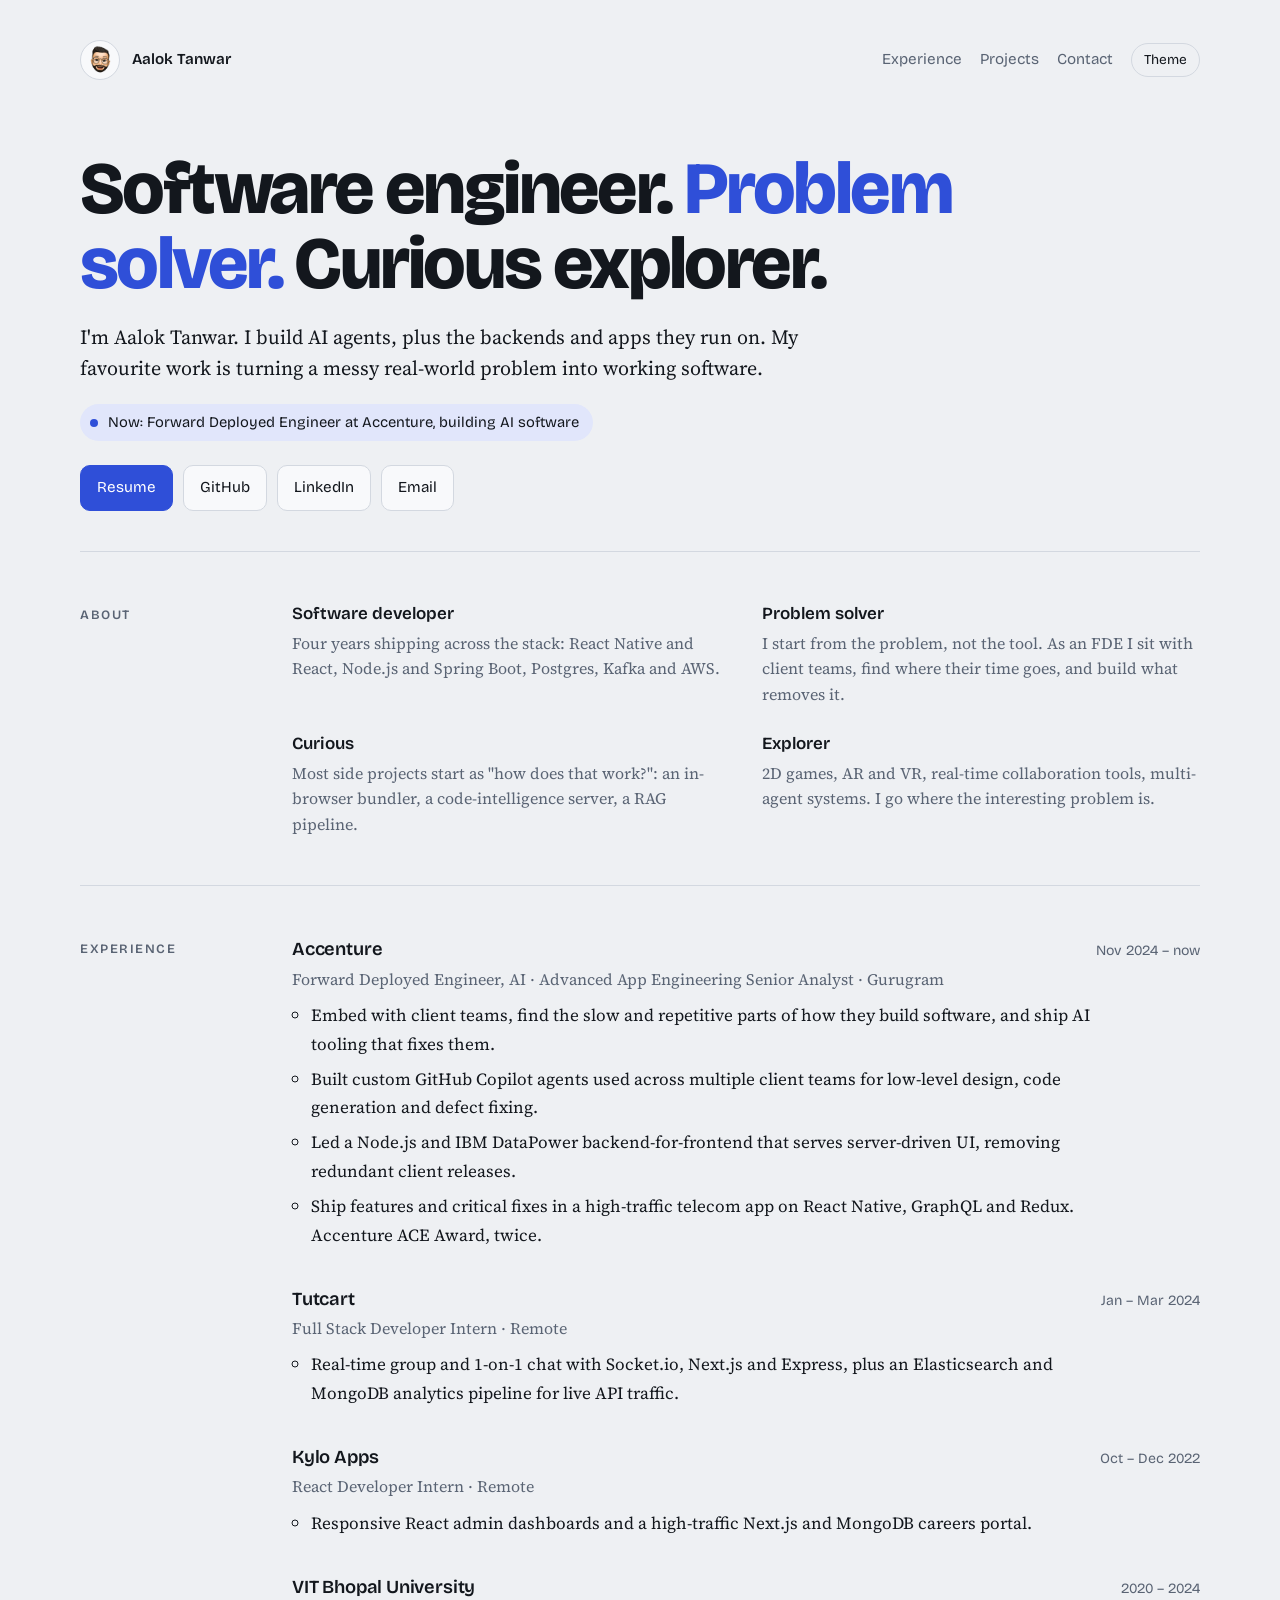
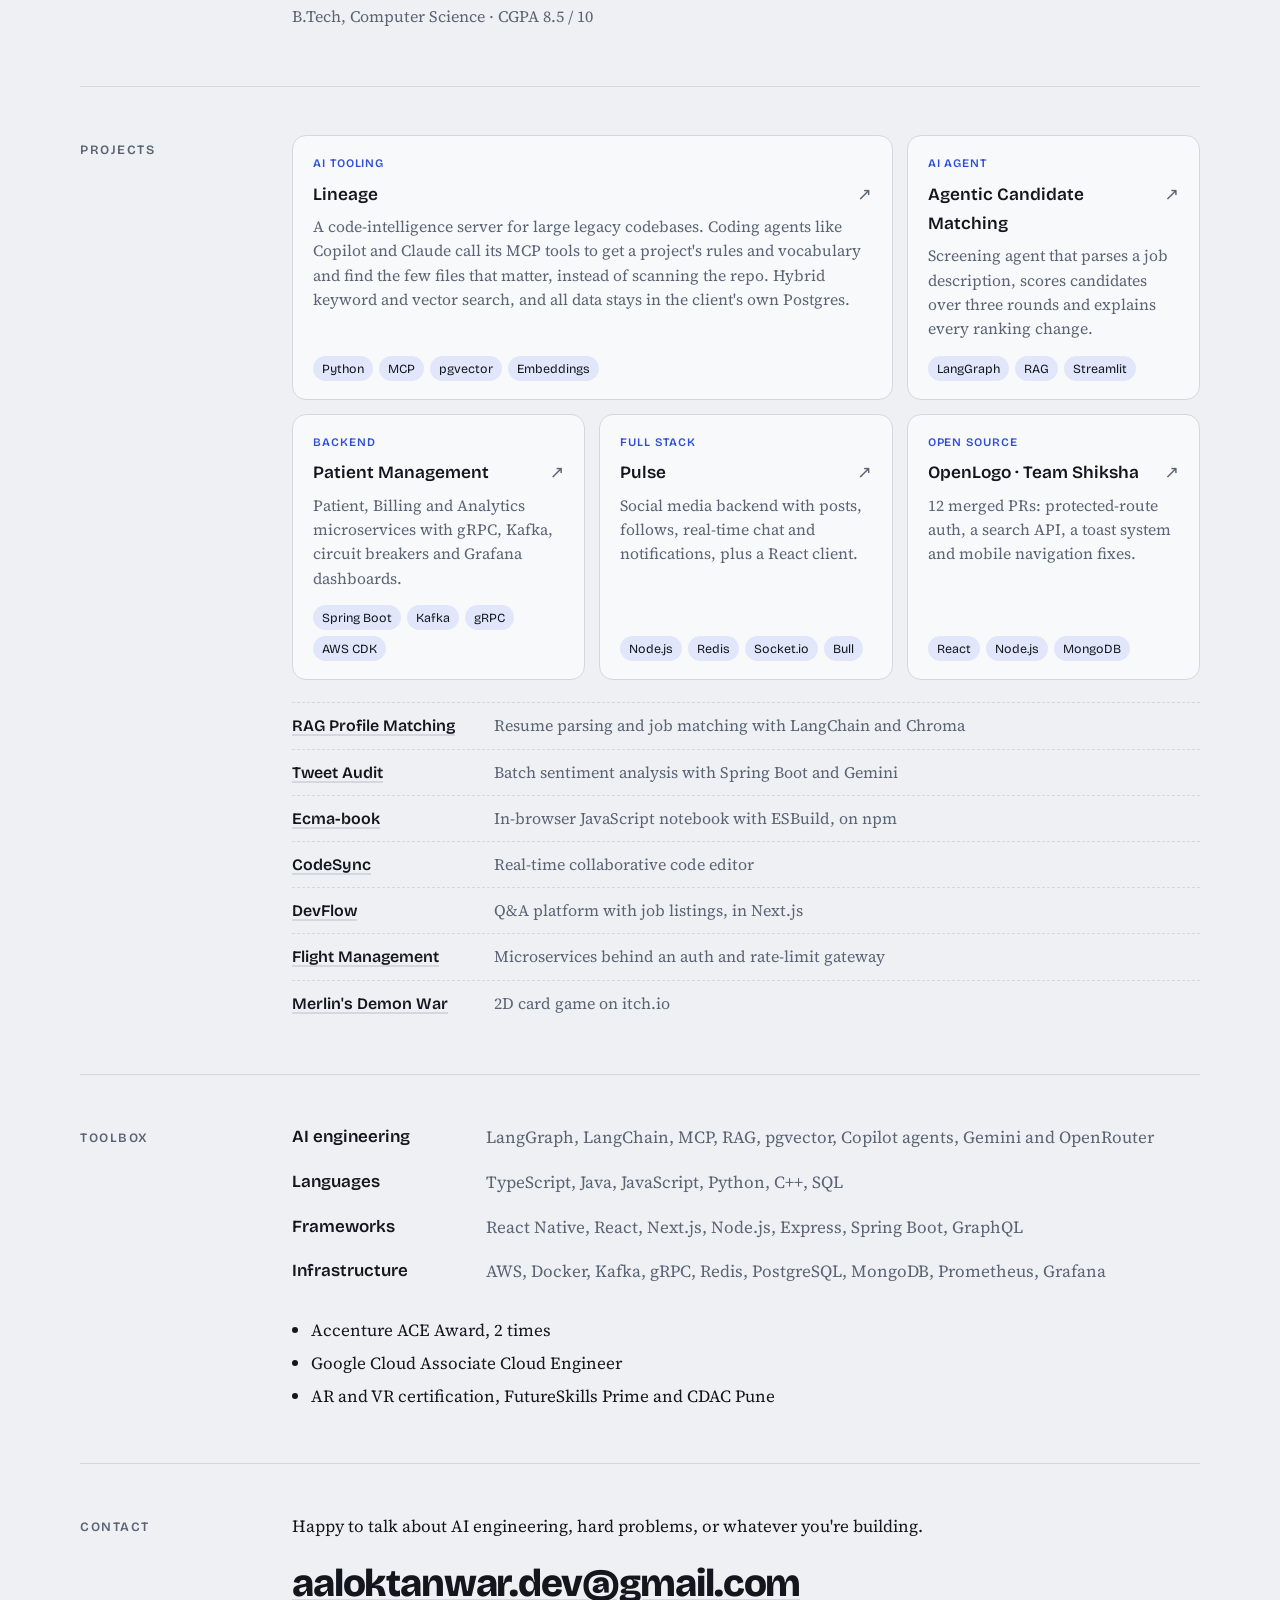
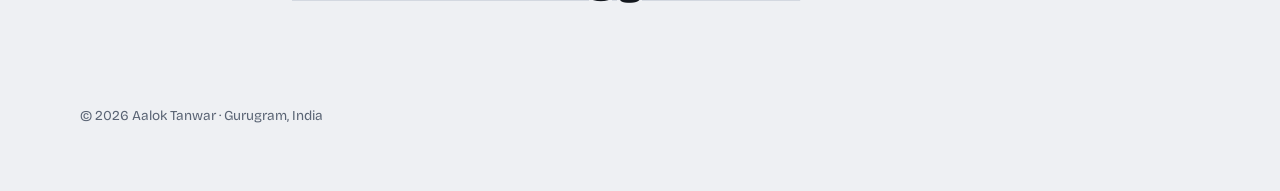
<file: index.html>
<!doctype html>
<html lang="en">
<head>
<meta charset="utf-8">
<meta name="viewport" content="width=device-width, initial-scale=1">
<title>Aalok Tanwar | Software Engineer – AI, Backend and Mobile</title>
<meta name="description" content="Aalok Tanwar is a software engineer and Forward Deployed Engineer at Accenture in Gurugram, building AI agents, developer tooling, backends and mobile apps.">
<meta name="author" content="Aalok Tanwar">
<meta name="robots" content="index, follow">
<link rel="canonical" href="https://tanwaraalok.github.io/">
<meta name="theme-color" content="#0f131a" media="(prefers-color-scheme: dark)">
<meta name="theme-color" content="#eef0f3" media="(prefers-color-scheme: light)">

<meta property="og:type" content="website">
<meta property="og:site_name" content="Aalok Tanwar">
<meta property="og:title" content="Aalok Tanwar | Software Engineer">
<meta property="og:description" content="Software engineer and problem solver. Forward Deployed Engineer at Accenture, building AI agents and the systems around them.">
<meta property="og:url" content="https://tanwaraalok.github.io/">
<meta property="og:image" content="https://tanwaraalok.github.io/og-image.png">
<meta property="og:image:width" content="1200">
<meta property="og:image:height" content="630">
<meta property="og:image:alt" content="Aalok Tanwar, software engineer">
<meta name="twitter:card" content="summary_large_image">
<meta name="twitter:title" content="Aalok Tanwar | Software Engineer">
<meta name="twitter:description" content="Software engineer and problem solver. Forward Deployed Engineer at Accenture, building AI agents and the systems around them.">
<meta name="twitter:image" content="https://tanwaraalok.github.io/og-image.png">
<meta name="twitter:image:alt" content="Aalok Tanwar, software engineer">

<link rel="icon" href="/favicon.svg" type="image/svg+xml">
<link rel="apple-touch-icon" href="/assets/images/my-avatar.png">

<link rel="preconnect" href="https://fonts.googleapis.com">
<link rel="preconnect" href="https://fonts.gstatic.com" crossorigin>
<link href="https://fonts.googleapis.com/css2?family=Bricolage+Grotesque:opsz,wght@12..96,400;12..96,600;12..96,800&family=Source+Serif+4:opsz,wght@8..60,400;8..60,600&display=swap" rel="stylesheet">

<script type="application/ld+json">
{
  "@context": "https://schema.org",
  "@graph": [
    {
      "@type": "WebSite",
      "@id": "https://tanwaraalok.github.io/#website",
      "name": "Aalok Tanwar",
      "url": "https://tanwaraalok.github.io/",
      "about": { "@id": "https://tanwaraalok.github.io/#person" }
    },
    {
      "@type": "ProfilePage",
      "@id": "https://tanwaraalok.github.io/#profile",
      "url": "https://tanwaraalok.github.io/",
      "name": "Aalok Tanwar | Software Engineer",
      "isPartOf": { "@id": "https://tanwaraalok.github.io/#website" },
      "mainEntity": { "@id": "https://tanwaraalok.github.io/#person" }
    },
    {
      "@type": "Person",
      "@id": "https://tanwaraalok.github.io/#person",
      "name": "Aalok Tanwar",
      "url": "https://tanwaraalok.github.io/",
      "image": "https://tanwaraalok.github.io/assets/images/my-avatar.png",
      "description": "Software engineer and Forward Deployed Engineer at Accenture, building AI agents, developer tooling, backends and mobile apps.",
      "email": "mailto:aaloktanwar.dev@gmail.com",
      "jobTitle": "Forward Deployed Engineer",
      "worksFor": { "@type": "Organization", "name": "Accenture" },
      "alumniOf": { "@type": "CollegeOrUniversity", "name": "Vellore Institute of Technology, Bhopal" },
      "address": { "@type": "PostalAddress", "addressLocality": "Gurugram", "addressCountry": "IN" },
      "knowsAbout": ["AI agents", "MCP", "LangGraph", "React Native", "Node.js", "Spring Boot", "GraphQL", "Microservices", "AWS", "AI-assisted development"],
      "sameAs": [
        "https://github.com/tanwarAalok",
        "https://www.linkedin.com/in/aalok-tanwar-1230631b8/",
        "https://tanwaraalok.itch.io/"
      ]
    }
  ]
}
</script>


<style>
/* Layout: one calm reading column. Small header with avatar, short intro, then quiet labelled sections: Now, Experience, Projects, Toolbox, Contact. */
:root{
  --bg:#eef0f3; --surface:#f8f9fb; --ink:#13171d; --muted:#5a6474; --line:#d3d8e0;
  --accent:#2f4fd8; --accent-soft:#e1e6fb; --accent-ink:#ffffff;
  --display:"Bricolage Grotesque", "Segoe UI", system-ui, sans-serif;
  --text:"Source Serif 4", Georgia, "Times New Roman", serif;
}
@media (prefers-color-scheme: dark){
  :root:not([data-theme="light"]){
    --bg:#0f131a; --surface:#161b24; --ink:#e6e9ef; --muted:#9aa4b4; --line:#262e3b;
    --accent:#8ea6ff; --accent-soft:#1d2540; --accent-ink:#0f131a; color-scheme:dark;
  }
}
:root[data-theme="dark"]{
  --bg:#0f131a; --surface:#161b24; --ink:#e6e9ef; --muted:#9aa4b4; --line:#262e3b;
  --accent:#8ea6ff; --accent-soft:#1d2540; --accent-ink:#0f131a; color-scheme:dark;
}
*{box-sizing:border-box}
html{scroll-behavior:smooth}
body{margin:0; background:var(--bg); color:var(--ink); font-family:var(--text); font-size:1.0625rem; line-height:1.7; -webkit-font-smoothing:antialiased;
  padding-left:max(20px, env(safe-area-inset-left,0px)); padding-right:max(20px, env(safe-area-inset-right,0px))}
a{color:inherit; text-decoration-color:var(--line); text-decoration-thickness:1.5px; text-underline-offset:3px}
a:hover{color:var(--accent); text-decoration-color:var(--accent)}
:focus-visible{outline:2px solid var(--accent); outline-offset:3px; border-radius:4px}
.page{max-width:1120px; margin:0 auto; padding-block:40px 64px}
.skip{position:absolute; left:-999px}
.skip:focus{left:12px; top:12px; background:var(--accent); color:var(--accent-ink); padding:6px 12px; border-radius:6px; font-family:var(--display)}

header.top{display:flex; align-items:center; justify-content:space-between; gap:16px; font-family:var(--display); font-size:.95rem}
.me{display:flex; align-items:center; gap:12px; text-decoration:none; font-weight:600}
.me img{width:40px; height:40px; border-radius:50%; background:var(--surface); border:1px solid var(--line)}
.top nav{display:flex; gap:18px; align-items:center}
.top nav a{text-decoration:none; color:var(--muted)}
.top nav a:hover{color:var(--ink)}
.theme{font:inherit; font-size:.85rem; background:none; border:1px solid var(--line); color:var(--ink); padding:4px 12px; border-radius:999px; cursor:pointer}
.theme:hover{border-color:var(--ink)}

.intro{padding-block:72px 40px}
h1{font-family:var(--display); font-weight:800; font-size:clamp(2.4rem, 6.4vw, 4.6rem); max-width:15em; line-height:1.02; letter-spacing:-.035em; margin:0 0 20px; text-wrap:balance}
h1 span{color:var(--accent)}
.intro p{margin:0 0 14px; max-width:40em}
.intro .big{font-size:1.25rem; line-height:1.55}
.now{display:inline-flex; align-items:center; gap:10px; font-family:var(--display); font-size:.92rem; background:var(--accent-soft); color:var(--ink); padding:6px 14px 6px 10px; border-radius:999px; margin:6px 0 24px}
.now i{width:8px; height:8px; border-radius:50%; background:var(--accent); display:block}
.links{display:flex; flex-wrap:wrap; gap:10px; font-family:var(--display); font-size:.95rem}
.btn{text-decoration:none; padding:9px 16px; border-radius:10px; border:1px solid var(--line); background:var(--surface); color:var(--ink)}
.btn:hover{border-color:var(--accent); color:var(--accent)}
.btn.primary{background:var(--accent); border-color:var(--accent); color:var(--accent-ink)}
.btn.primary:hover{filter:brightness(1.08); color:var(--accent-ink)}

section{padding-block:48px; border-top:1px solid var(--line); display:grid; grid-template-columns:180px minmax(0,1fr); gap:32px}
h2{font-family:var(--display); font-size:.8rem; font-weight:600; letter-spacing:.12em; text-transform:uppercase; color:var(--muted); margin:4px 0 0}

.sec-body{min-width:0}
.traits{display:grid; grid-template-columns:repeat(2,minmax(0,1fr)); gap:22px 32px; margin:0}
.traits dt{font-family:var(--display); font-weight:600; margin-bottom:2px}
.traits dd{margin:0; color:var(--muted); font-size:1rem; line-height:1.6}

.jobs{list-style:none; margin:0; padding:0; display:grid; gap:28px}
.job-head{display:flex; justify-content:space-between; align-items:baseline; gap:16px; flex-wrap:wrap}
.job h3{font-family:var(--display); font-weight:600; font-size:1.15rem; margin:0; letter-spacing:-.01em}
.job .when{font-family:var(--display); font-size:.88rem; color:var(--muted); font-variant-numeric:tabular-nums; white-space:nowrap}
.job .role{color:var(--muted); margin:0 0 8px; font-size:1rem}
.job ul{margin:0; padding-left:1.1em; max-width:48em}
.job li{margin:0 0 6px}

.projects{display:grid; grid-template-columns:repeat(3,minmax(0,1fr)); gap:14px}
.proj{display:flex; flex-direction:column; gap:6px; padding:18px 20px; border:1px solid var(--line); border-radius:14px; background:var(--surface); text-decoration:none; color:var(--ink); min-width:0; transition:border-color .15s, transform .15s}
.proj:hover{border-color:var(--accent); color:var(--ink); transform:translateY(-2px)}
.proj.wide{grid-column:span 2}
.proj h3{font-family:var(--display); font-weight:600; font-size:1.08rem; margin:0; display:flex; justify-content:space-between; gap:8px}
.proj h3::after{content:"↗"; color:var(--muted); font-weight:400}
.proj:hover h3::after{color:var(--accent)}
.proj p{margin:0; font-size:.98rem; line-height:1.55; color:var(--muted)}
.tags{display:flex; flex-wrap:wrap; gap:6px; margin-top:auto; padding-top:8px}
.tags span{font-family:var(--display); font-size:.78rem; padding:2px 9px; border-radius:999px; background:var(--accent-soft); color:var(--ink)}
.tag-ai{font-family:var(--display); font-size:.72rem; letter-spacing:.08em; text-transform:uppercase; color:var(--accent); font-weight:600}
.more{margin:22px 0 0; padding:0; list-style:none; font-size:1rem}
.more li{display:flex; gap:12px; padding:9px 0; border-top:1px dashed var(--line); flex-wrap:wrap}
.more li a{font-family:var(--display); font-weight:600; min-width:190px}
.more li span{color:var(--muted)}

.tool{display:grid; grid-template-columns:170px 1fr; gap:6px 24px; margin:0}
.tool dt{font-family:var(--display); font-weight:600}
.tool dd{margin:0 0 10px; color:var(--muted)}
.awards{margin:20px 0 0; padding-left:1.1em}
.awards li{margin-bottom:4px}

.mail{font-family:var(--display); font-weight:800; font-size:clamp(1.5rem, 5vw, 2.4rem); letter-spacing:-.03em; word-break:break-word; text-decoration-thickness:2px}
footer{font-family:var(--display); font-size:.85rem; color:var(--muted); padding-top:40px}

@media (max-width:900px){
  section{grid-template-columns:1fr; gap:20px}
  .projects{grid-template-columns:repeat(2,minmax(0,1fr))}
}
@media (max-width:640px){
  .top nav a{display:none}
  .intro{padding-block:48px 32px}
  .traits,.projects{grid-template-columns:1fr}
  .proj.wide{grid-column:auto}
  .tool{grid-template-columns:1fr}
  .tool dd{margin-bottom:14px}
}
@media (prefers-reduced-motion:reduce){ html{scroll-behavior:auto} .proj{transition:none} .proj:hover{transform:none} }
</style>
</head>
<body>
<a class="skip" href="#main">Skip to content</a>
<div class="page">
  <header class="top">
    <a class="me" href="#top"><img src="assets/images/my-avatar.png" alt="" width="40" height="40">Aalok Tanwar</a>
    <nav aria-label="Sections">
      <a href="#experience">Experience</a>
      <a href="#projects">Projects</a>
      <a href="#contact">Contact</a>
      <button class="theme" id="theme" type="button" aria-label="Switch colour theme">Theme</button>
    </nav>
  </header>

  <main id="main">
    <div class="intro" id="top">
      <h1>Software engineer. <span>Problem solver.</span> Curious explorer.</h1>
      <p class="big">I'm Aalok Tanwar. I build AI agents, plus the backends and apps they run on. My favourite work is turning a messy real-world problem into working software.</p>
      <div class="now"><i aria-hidden="true"></i>Now: Forward Deployed Engineer at Accenture, building AI software</div>
      <div class="links">
        <a class="btn primary" href="resume.pdf">Resume</a>
        <a class="btn" href="https://github.com/tanwarAalok" rel="me noopener">GitHub</a>
        <a class="btn" href="https://www.linkedin.com/in/aalok-tanwar-1230631b8/" rel="me noopener">LinkedIn</a>
        <a class="btn" href="mailto:aaloktanwar.dev@gmail.com">Email</a>
      </div>
    </div>

    <section id="about">
      <h2>About</h2>
      <div class="sec-body">
      <dl class="traits">
        <div><dt>Software developer</dt><dd>Four years shipping across the stack: React Native and React, Node.js and Spring Boot, Postgres, Kafka and AWS.</dd></div>
        <div><dt>Problem solver</dt><dd>I start from the problem, not the tool. As an FDE I sit with client teams, find where their time goes, and build what removes it.</dd></div>
        <div><dt>Curious</dt><dd>Most side projects start as "how does that work?": an in-browser bundler, a code-intelligence server, a RAG pipeline.</dd></div>
        <div><dt>Explorer</dt><dd>2D games, AR and VR, real-time collaboration tools, multi-agent systems. I go where the interesting problem is.</dd></div>
      </dl>
      </div>
    </section>

    <section id="experience">
      <h2>Experience</h2>
      <div class="sec-body">
      <ul class="jobs">
        <li class="job">
          <div class="job-head"><h3>Accenture</h3><span class="when">Nov 2024 – now</span></div>
          <p class="role">Forward Deployed Engineer, AI · Advanced App Engineering Senior Analyst · Gurugram</p>
          <ul>
            <li>Embed with client teams, find the slow and repetitive parts of how they build software, and ship AI tooling that fixes them.</li>
            <li>Built custom GitHub Copilot agents used across multiple client teams for low-level design, code generation and defect fixing.</li>
            <li>Led a Node.js and IBM DataPower backend-for-frontend that serves server-driven UI, removing redundant client releases.</li>
            <li>Ship features and critical fixes in a high-traffic telecom app on React Native, GraphQL and Redux. Accenture ACE Award, twice.</li>
          </ul>
        </li>
        <li class="job">
          <div class="job-head"><h3>Tutcart</h3><span class="when">Jan – Mar 2024</span></div>
          <p class="role">Full Stack Developer Intern · Remote</p>
          <ul><li>Real-time group and 1-on-1 chat with Socket.io, Next.js and Express, plus an Elasticsearch and MongoDB analytics pipeline for live API traffic.</li></ul>
        </li>
        <li class="job">
          <div class="job-head"><h3>Kylo Apps</h3><span class="when">Oct – Dec 2022</span></div>
          <p class="role">React Developer Intern · Remote</p>
          <ul><li>Responsive React admin dashboards and a high-traffic Next.js and MongoDB careers portal.</li></ul>
        </li>
        <li class="job">
          <div class="job-head"><h3>VIT Bhopal University</h3><span class="when">2020 – 2024</span></div>
          <p class="role">B.Tech, Computer Science · CGPA 8.5 / 10</p>
        </li>
      </ul>
      </div>
    </section>

    <section id="projects">
      <h2>Projects</h2>
      <div class="sec-body">
      <div class="projects">
        <a class="proj wide" href="https://github.com/tanwarAalok/lineage" rel="noopener">
          <span class="tag-ai">AI tooling</span>
          <h3>Lineage</h3>
          <p>A code-intelligence server for large legacy codebases. Coding agents like Copilot and Claude call its MCP tools to get a project's rules and vocabulary and find the few files that matter, instead of scanning the repo. Hybrid keyword and vector search, and all data stays in the client's own Postgres.</p>
          <div class="tags"><span>Python</span><span>MCP</span><span>pgvector</span><span>Embeddings</span></div>
        </a>
        <a class="proj" href="https://github.com/tanwarAalok/Agentic-Profile-Matching" rel="noopener">
          <span class="tag-ai">AI agent</span>
          <h3>Agentic Candidate Matching</h3>
          <p>Screening agent that parses a job description, scores candidates over three rounds and explains every ranking change.</p>
          <div class="tags"><span>LangGraph</span><span>RAG</span><span>Streamlit</span></div>
        </a>
        <a class="proj" href="https://github.com/tanwarAalok/patient-managment-system" rel="noopener">
          <span class="tag-ai">Backend</span>
          <h3>Patient Management</h3>
          <p>Patient, Billing and Analytics microservices with gRPC, Kafka, circuit breakers and Grafana dashboards.</p>
          <div class="tags"><span>Spring Boot</span><span>Kafka</span><span>gRPC</span><span>AWS CDK</span></div>
        </a>
        <a class="proj" href="https://github.com/tanwarAalok/pulse-backend" rel="noopener">
          <span class="tag-ai">Full stack</span>
          <h3>Pulse</h3>
          <p>Social media backend with posts, follows, real-time chat and notifications, plus a React client.</p>
          <div class="tags"><span>Node.js</span><span>Redis</span><span>Socket.io</span><span>Bull</span></div>
        </a>
        <a class="proj" href="https://github.com/TeamShiksha/openlogo" rel="noopener">
          <span class="tag-ai">Open source</span>
          <h3>OpenLogo · Team Shiksha</h3>
          <p>12 merged PRs: protected-route auth, a search API, a toast system and mobile navigation fixes.</p>
          <div class="tags"><span>React</span><span>Node.js</span><span>MongoDB</span></div>
        </a>
      </div>
      <ul class="more">
        <li><a href="https://github.com/tanwarAalok/RAG_Based_Profile_matching" rel="noopener">RAG Profile Matching</a><span>Resume parsing and job matching with LangChain and Chroma</span></li>
        <li><a href="https://github.com/tanwarAalok/tweet-audit" rel="noopener">Tweet Audit</a><span>Batch sentiment analysis with Spring Boot and Gemini</span></li>
        <li><a href="https://github.com/tanwarAalok/ecma-book" rel="noopener">Ecma-book</a><span>In-browser JavaScript notebook with ESBuild, on npm</span></li>
        <li><a href="https://github.com/tanwarAalok/Code-Sync" rel="noopener">CodeSync</a><span>Real-time collaborative code editor</span></li>
        <li><a href="https://github.com/tanwarAalok/DevFlow" rel="noopener">DevFlow</a><span>Q&amp;A platform with job listings, in Next.js</span></li>
        <li><a href="https://github.com/tanwarAalok/FMS-API-Gateway" rel="noopener">Flight Management</a><span>Microservices behind an auth and rate-limit gateway</span></li>
        <li><a href="https://tanwaraalok.itch.io/merlins-demon-war" rel="noopener">Merlin's Demon War</a><span>2D card game on itch.io</span></li>
      </ul>
      </div>
    </section>

    <section id="toolbox">
      <h2>Toolbox</h2>
      <div class="sec-body">
      <dl class="tool">
        <dt>AI engineering</dt><dd>LangGraph, LangChain, MCP, RAG, pgvector, Copilot agents, Gemini and OpenRouter</dd>
        <dt>Languages</dt><dd>TypeScript, Java, JavaScript, Python, C++, SQL</dd>
        <dt>Frameworks</dt><dd>React Native, React, Next.js, Node.js, Express, Spring Boot, GraphQL</dd>
        <dt>Infrastructure</dt><dd>AWS, Docker, Kafka, gRPC, Redis, PostgreSQL, MongoDB, Prometheus, Grafana</dd>
      </dl>
      <ul class="awards">
        <li>Accenture ACE Award, 2 times</li>
        <li>Google Cloud Associate Cloud Engineer</li>
        <li>AR and VR certification, FutureSkills Prime and CDAC Pune</li>
      </ul>
      </div>
    </section>

    <section id="contact">
      <h2>Contact</h2>
      <div class="sec-body">
      <p style="margin:0 0 10px">Happy to talk about AI engineering, hard problems, or whatever you're building.</p>
      <a class="mail" href="mailto:aaloktanwar.dev@gmail.com">aaloktanwar.dev@gmail.com</a>
      </div>
    </section>
  </main>

  <footer>© <span id="yr">2026</span> Aalok Tanwar · Gurugram, India</footer>
</div>

<script>
(function(){
  var root = document.documentElement;
  var btn = document.getElementById('theme');
  var saved = null;
  try { saved = localStorage.getItem('theme'); } catch(e) {}
  if (saved === 'light' || saved === 'dark') root.setAttribute('data-theme', saved);
  btn.addEventListener('click', function(){
    var dark = root.getAttribute('data-theme') === 'dark' ||
      (!root.getAttribute('data-theme') && window.matchMedia('(prefers-color-scheme: dark)').matches);
    var next = dark ? 'light' : 'dark';
    root.setAttribute('data-theme', next);
    try { localStorage.setItem('theme', next); } catch(e) {}
  });
  document.getElementById('yr').textContent = new Date().getFullYear();
})();
</script>
</body>
</html>
</file>
